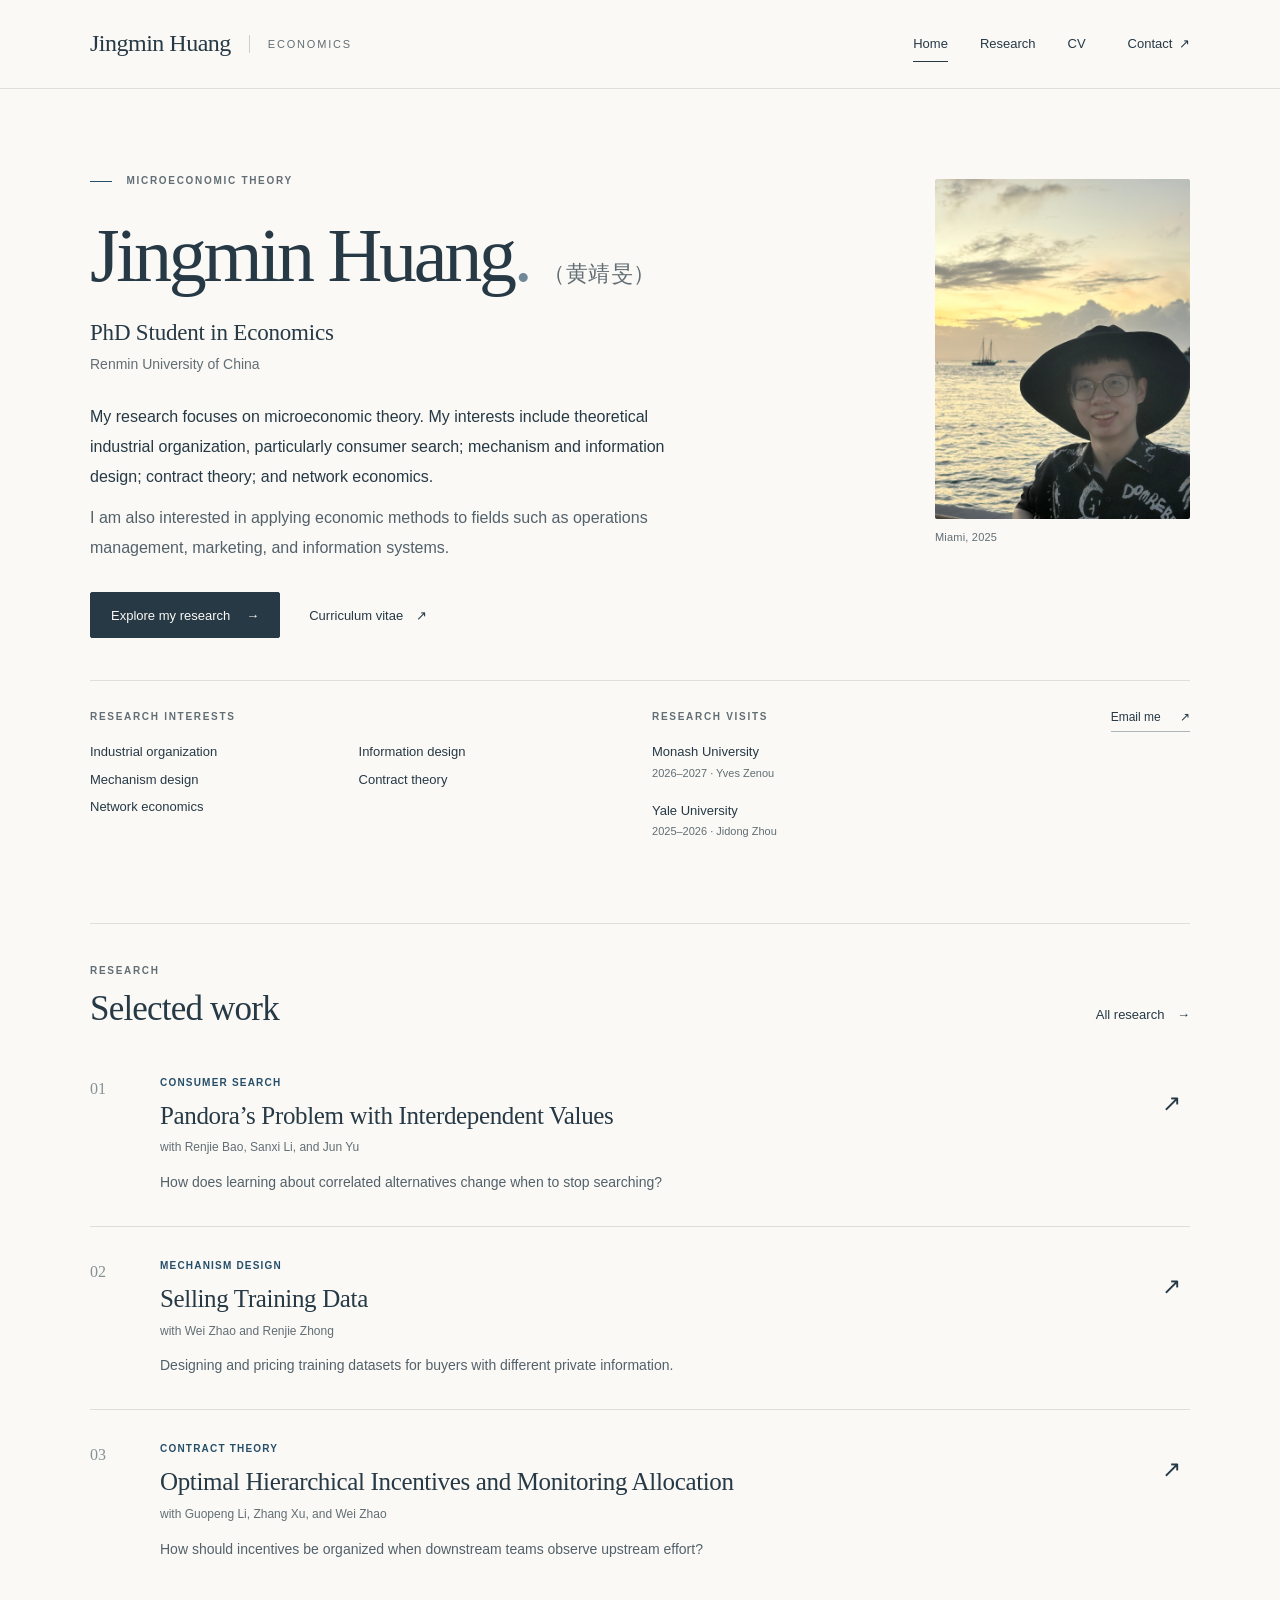
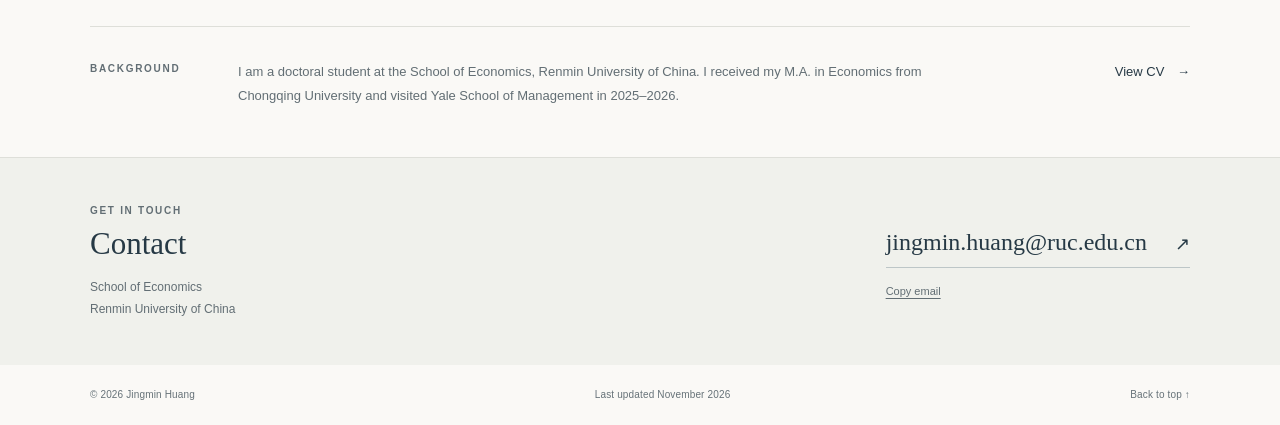
<file: index.html>
<!doctype html>
<html lang="en">
<head>
  <meta charset="utf-8">
  <meta name="viewport" content="width=device-width, initial-scale=1">
  <meta name="theme-color" content="#faf9f6">
  <meta name="description" content="Jingmin Huang is a PhD student in economics at Renmin University of China. Research in microeconomic theory and applications of economic methods to management.">
  <meta property="og:type" content="website">
  <meta property="og:title" content="Jingmin Huang | Economics">
  <meta property="og:description" content="Jingmin Huang is a PhD student in economics at Renmin University of China. Research in microeconomic theory and applications of economic methods to management.">
  <meta property="og:locale" content="en_US">
  <title>Jingmin Huang | Economics</title>
  <link rel="icon" href="favicon.svg" type="image/svg+xml">
  <link rel="stylesheet" href="style.css?v=20261103-name-small">
  <script src="site.js" defer></script>
  <script type="application/ld+json">{"@context": "https://schema.org", "@type": "Person", "name": "Jingmin Huang", "alternateName": "\u9ec4\u9756\u65fb", "jobTitle": "PhD Student in Economics", "email": "jingmin.huang@ruc.edu.cn", "affiliation": {"@type": "CollegeOrUniversity", "name": "Renmin University of China"}, "knowsAbout": ["Microeconomic Theory", "Industrial Organization", "Information Design", "Network Economics"]}</script>
</head>
<body>
  <a class="skip-link" href="#main">Skip to content</a>
  <header class="site-header">
    <div class="header-inner">
      <a class="brand" href="index.html" aria-label="Jingmin Huang, home">Jingmin Huang<span class="brand-field">Economics</span></a>
      <button class="menu-button" aria-expanded="false" aria-controls="primary-navigation"><span>Menu</span><span class="menu-icon" aria-hidden="true"></span></button>
      <nav id="primary-navigation" class="navigation" aria-label="Main navigation">
        <a href="index.html" aria-current="page">Home</a>
        <a href="research.html">Research</a>
        <a href="cv.html">CV</a>
        <a href="#contact">Contact <span aria-hidden="true">↗</span></a>
      </nav>
    </div>
  </header>
  <main id="main">
  <section class="hero hero-with-photo container" aria-labelledby="hero-title">
    <div class="hero-main">
      <div class="hero-heading">
      <p class="eyebrow"><span class="small-line" aria-hidden="true"></span> Microeconomic Theory</p>
      <h1 id="hero-title"><span class="name-english">Jingmin Huang<span class="name-period">.</span></span><span class="name-chinese" lang="zh-CN" style="display:inline-block;font-size:clamp(16px,2vw,22px);font-weight:400;line-height:1.4;letter-spacing:.02em;white-space:nowrap;color:#626e74">（黄靖旻）</span></h1>
      <p class="hero-role">PhD Student in Economics</p>
      <p class="hero-affiliation">Renmin University of China</p>
      </div>
      <div class="hero-bio"><p>My research focuses on microeconomic theory. My interests include theoretical industrial organization, particularly consumer search; mechanism and information design; contract theory; and network economics.</p><p>I am also interested in applying economic methods to fields such as operations management, marketing, and information systems.</p></div>
      <div class="hero-actions"><a class="button button-primary" href="research.html">Explore my research <span aria-hidden="true">→</span></a><a class="text-link" href="cv.html">Curriculum vitae <span aria-hidden="true">↗</span></a></div>
    </div>
    <figure class="hero-portrait">
      <img src="jingmin-huang-miami-2025.jpg" alt="Jingmin Huang by the water at sunset in Miami" width="1152" height="1536" decoding="async" fetchpriority="high">
      <figcaption>Miami, 2025</figcaption>
    </figure>
    <aside class="hero-aside" aria-label="Research interests and affiliations">
      <div class="aside-section"><p class="eyebrow">Research interests</p><ul class="interest-list"><li>Industrial organization</li><li>Information design</li><li>Mechanism design</li><li>Contract theory</li><li>Network economics</li></ul></div>
      <div class="aside-section"><p class="eyebrow">Research visits</p><div class="visit"><strong>Monash University</strong><span>2026–2027 · Yves Zenou</span></div><div class="visit"><strong>Yale University</strong><span>2025–2026 · Jidong Zhou</span></div></div>
      <a class="aside-link" href="mailto:jingmin.huang@ruc.edu.cn">Email me <span aria-hidden="true">↗</span></a>
    </aside>
  </section>
  <section class="selected-section container" aria-labelledby="selected-heading">
    <div class="section-heading"><div><p class="eyebrow">Research</p><h2 id="selected-heading">Selected work</h2></div><a class="text-link" href="research.html">All research <span aria-hidden="true">→</span></a></div>
    <div class="featured-list"><article class="featured-paper">
      <span class="paper-number" aria-hidden="true">01</span>
      <div><p class="paper-field">Consumer search</p><h3><a href="research.html#correlated-search">Pandora’s Problem with Interdependent Values</a></h3><p class="coauthors">with Renjie Bao, Sanxi Li, and Jun Yu</p><p class="paper-summary">How does learning about correlated alternatives change when to stop searching?</p></div>
      <a class="paper-arrow" href="research.html#correlated-search" aria-label="Read about Pandora’s Problem with Interdependent Values">↗</a>
    </article><article class="featured-paper">
      <span class="paper-number" aria-hidden="true">02</span>
      <div><p class="paper-field">Mechanism design</p><h3><a href="research.html#training-data">Selling Training Data</a></h3><p class="coauthors">with Wei Zhao and Renjie Zhong</p><p class="paper-summary">Designing and pricing training datasets for buyers with different private information.</p></div>
      <a class="paper-arrow" href="research.html#training-data" aria-label="Read about Selling Training Data">↗</a>
    </article><article class="featured-paper">
      <span class="paper-number" aria-hidden="true">03</span>
      <div><p class="paper-field">Contract theory</p><h3><a href="research.html#monitoring-allocation">Optimal Hierarchical Incentives and Monitoring Allocation</a></h3><p class="coauthors">with Guopeng Li, Zhang Xu, and Wei Zhao</p><p class="paper-summary">How should incentives be organized when downstream teams observe upstream effort?</p></div>
      <a class="paper-arrow" href="research.html#monitoring-allocation" aria-label="Read about Optimal Hierarchical Incentives and Monitoring Allocation">↗</a>
    </article></div>
  </section>
  <section class="about-strip container" aria-label="Academic background"><span class="eyebrow">Background</span><p>I am a doctoral student at the School of Economics, Renmin University of China. I received my M.A. in Economics from Chongqing University and visited Yale School of Management in 2025–2026.</p><a class="text-link" href="cv.html">View CV <span aria-hidden="true">→</span></a></section>
</main>
  <section id="contact" class="contact-section" aria-labelledby="contact-heading">
    <div class="container contact-inner">
      <div><p class="eyebrow">Get in touch</p><h2 id="contact-heading">Contact</h2><p>School of Economics<br>Renmin University of China</p></div>
      <div class="contact-email"><a href="mailto:jingmin.huang@ruc.edu.cn">jingmin.huang@ruc.edu.cn <span aria-hidden="true">↗</span></a><button class="copy-email" data-email="jingmin.huang@ruc.edu.cn" type="button">Copy email</button><span class="copy-status" role="status" aria-live="polite"></span></div>
    </div>
  </section>
  <footer class="site-footer container"><span>© 2026 Jingmin Huang</span><span>Last updated November 2026</span><a href="#main">Back to top ↑</a></footer>
</body>
</html>
</file>
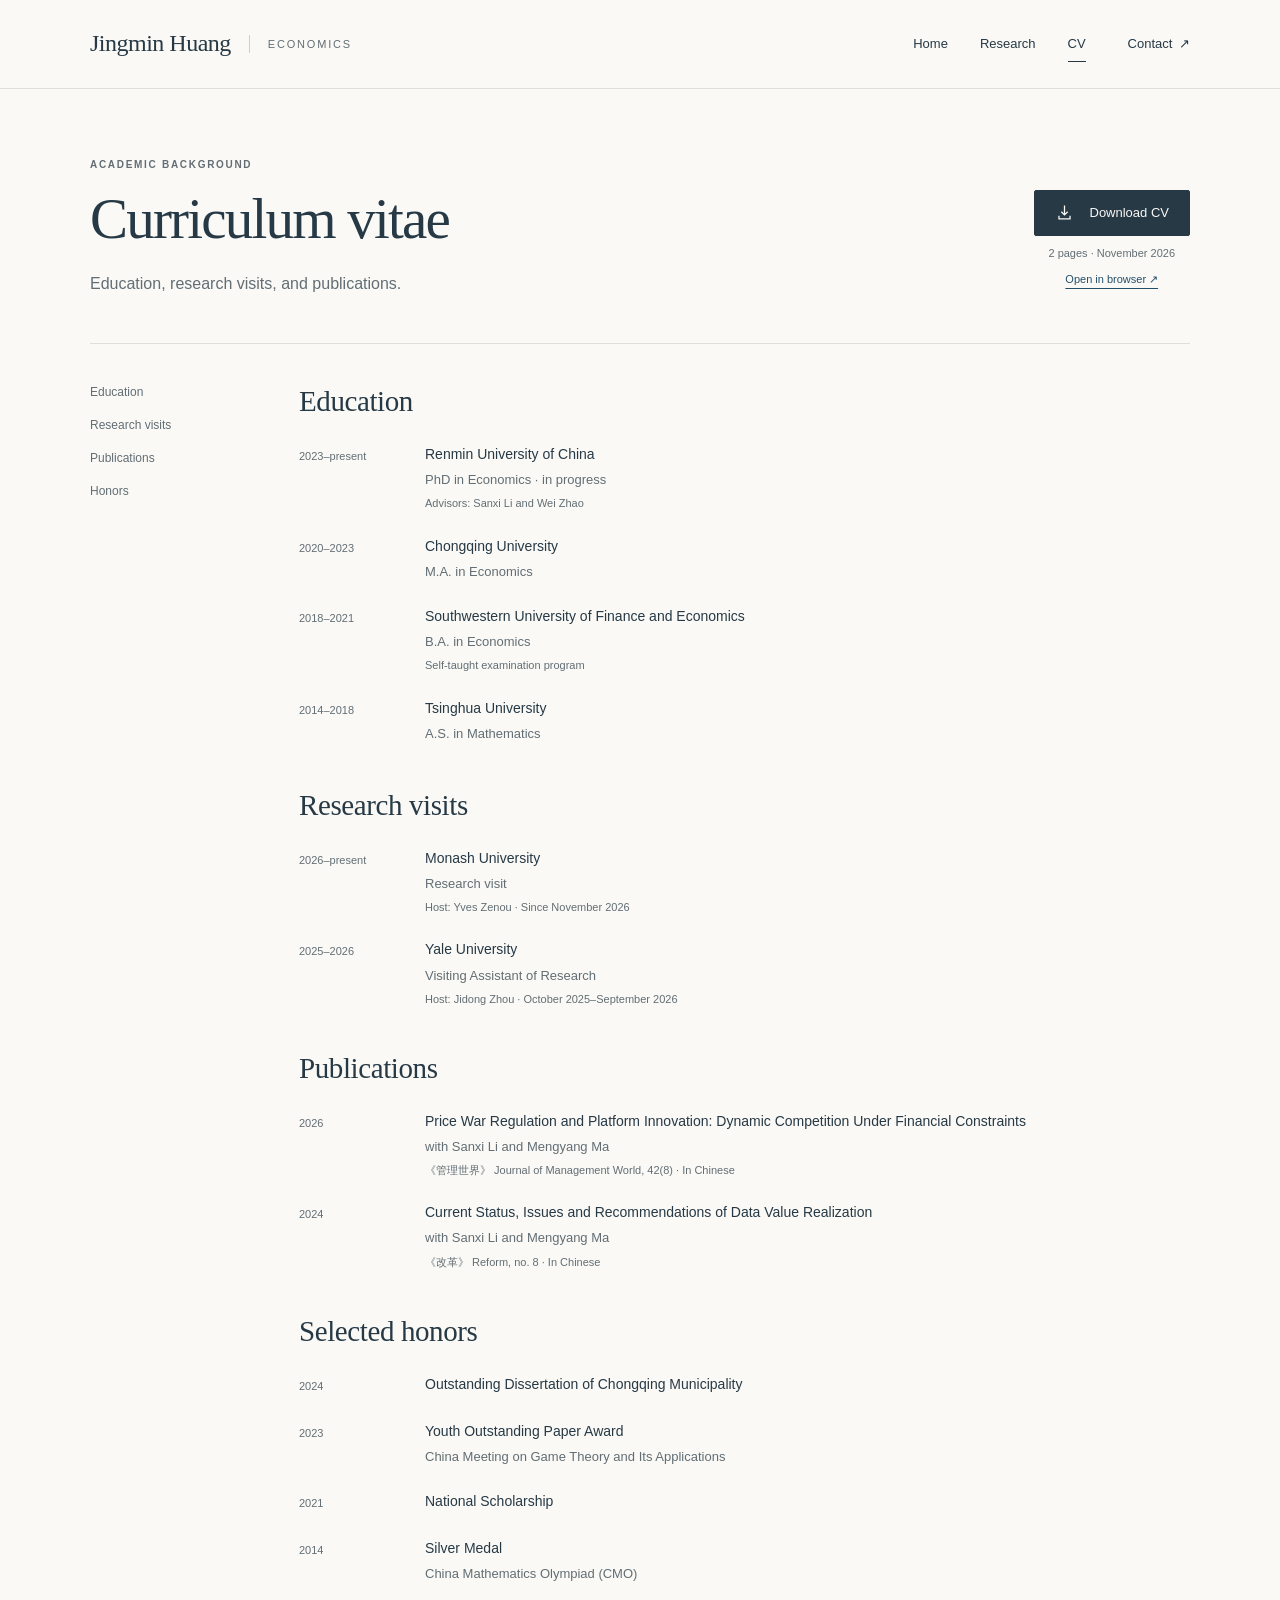
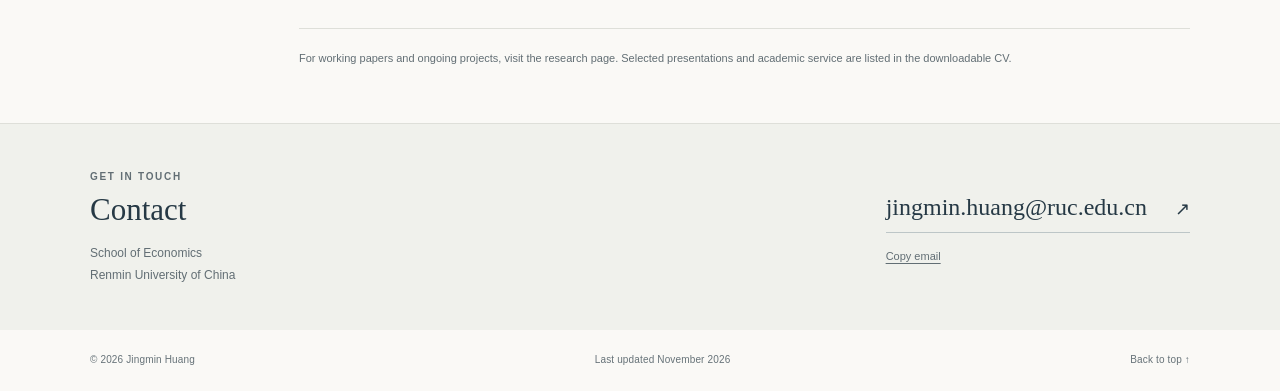
<file: cv.html>
<!doctype html>
<html lang="en">
<head>
  <meta charset="utf-8">
  <meta name="viewport" content="width=device-width, initial-scale=1">
  <meta name="theme-color" content="#faf9f6">
  <meta name="description" content="Education, research visits, publications, and a concise two-page CV of Jingmin Huang.">
  <meta property="og:type" content="website">
  <meta property="og:title" content="Curriculum Vitae | Jingmin Huang">
  <meta property="og:description" content="Education, research visits, publications, and a concise two-page CV of Jingmin Huang.">
  <meta property="og:locale" content="en_US">
  <title>Curriculum Vitae | Jingmin Huang</title>
  <link rel="icon" href="favicon.svg" type="image/svg+xml">
  <link rel="stylesheet" href="style.css?v=20261103-name-small">
  <script src="site.js" defer></script>
  <script type="application/ld+json">{"@context": "https://schema.org", "@type": "Person", "name": "Jingmin Huang", "alternateName": "\u9ec4\u9756\u65fb", "jobTitle": "PhD Student in Economics", "email": "jingmin.huang@ruc.edu.cn", "affiliation": {"@type": "CollegeOrUniversity", "name": "Renmin University of China"}, "knowsAbout": ["Microeconomic Theory", "Industrial Organization", "Information Design", "Network Economics"]}</script>
</head>
<body>
  <a class="skip-link" href="#main">Skip to content</a>
  <header class="site-header">
    <div class="header-inner">
      <a class="brand" href="index.html" aria-label="Jingmin Huang, home">Jingmin Huang<span class="brand-field">Economics</span></a>
      <button class="menu-button" aria-expanded="false" aria-controls="primary-navigation"><span>Menu</span><span class="menu-icon" aria-hidden="true"></span></button>
      <nav id="primary-navigation" class="navigation" aria-label="Main navigation">
        <a href="index.html">Home</a>
        <a href="research.html">Research</a>
        <a href="cv.html" aria-current="page">CV</a>
        <a href="#contact">Contact <span aria-hidden="true">↗</span></a>
      </nav>
    </div>
  </header>
  <main id="main">
  <section class="page-intro cv-intro container"><div><p class="eyebrow">Academic background</p><h1>Curriculum vitae</h1><p class="intro-description">Education, research visits, and publications.</p></div><div class="cv-download"><a class="button button-primary" href="Jingmin_Huang_CV.pdf" download="Jingmin_Huang_CV.pdf"><svg aria-hidden="true" viewBox="0 0 24 24" fill="none" stroke="currentColor" stroke-width="1.6"><path d="M12 3v12m-4-4 4 4 4-4M5 16v4h14v-4"/></svg> Download CV</a><span>2 pages · November 2026</span><a class="small-link" href="Jingmin_Huang_CV.pdf" target="_blank" rel="noopener">Open in browser ↗</a></div></section>
  <div class="cv-layout container">
    <nav class="cv-toc" aria-label="CV sections"><a href="#education">Education</a><a href="#visits">Research visits</a><a href="#publications">Publications</a><a href="#honors">Honors</a></nav>
    <div class="cv-body">
      <section id="education" class="cv-section"><h2>Education</h2><div class="timeline-row"><span class="timeline-date">2023–present</span><div><h3>Renmin University of China</h3><p>PhD in Economics · in progress</p><span class="timeline-note">Advisors: Sanxi Li and Wei Zhao</span></div></div><div class="timeline-row"><span class="timeline-date">2020–2023</span><div><h3>Chongqing University</h3><p>M.A. in Economics</p></div></div><div class="timeline-row"><span class="timeline-date">2018–2021</span><div><h3>Southwestern University of Finance and Economics</h3><p>B.A. in Economics</p><span class="timeline-note">Self-taught examination program</span></div></div><div class="timeline-row"><span class="timeline-date">2014–2018</span><div><h3>Tsinghua University</h3><p>A.S. in Mathematics</p></div></div></section>
      <section id="visits" class="cv-section"><h2>Research visits</h2><div class="timeline-row"><span class="timeline-date">2026–present</span><div><h3>Monash University</h3><p>Research visit</p><span class="timeline-note">Host: Yves Zenou · Since November 2026</span></div></div><div class="timeline-row"><span class="timeline-date">2025–2026</span><div><h3>Yale University</h3><p>Visiting Assistant of Research</p><span class="timeline-note">Host: Jidong Zhou · October 2025–September 2026</span></div></div></section>
      <section id="publications" class="cv-section"><h2>Publications</h2><div class="timeline-row"><span class="timeline-date">2026</span><div><h3>Price War Regulation and Platform Innovation: Dynamic Competition Under Financial Constraints</h3><p>with Sanxi Li and Mengyang Ma</p><span class="timeline-note"><span lang="zh-CN">《管理世界》</span> Journal of Management World, 42(8) · In Chinese</span></div></div><div class="timeline-row"><span class="timeline-date">2024</span><div><h3>Current Status, Issues and Recommendations of Data Value Realization</h3><p>with Sanxi Li and Mengyang Ma</p><span class="timeline-note"><span lang="zh-CN">《改革》</span> Reform, no. 8 · In Chinese</span></div></div></section>
      <section id="honors" class="cv-section"><h2>Selected honors</h2><div class="timeline-row"><span class="timeline-date">2024</span><div><h3>Outstanding Dissertation of Chongqing Municipality</h3><p></p></div></div><div class="timeline-row"><span class="timeline-date">2023</span><div><h3>Youth Outstanding Paper Award</h3><p>China Meeting on Game Theory and Its Applications</p></div></div><div class="timeline-row"><span class="timeline-date">2021</span><div><h3>National Scholarship</h3><p></p></div></div><div class="timeline-row"><span class="timeline-date">2014</span><div><h3>Silver Medal</h3><p>China Mathematics Olympiad (CMO)</p></div></div></section>
      <p class="cv-version-note">For working papers and ongoing projects, visit the <a href="research.html">research page</a>. Selected presentations and academic service are listed in the downloadable CV.</p>
    </div>
  </div>
</main>
  <section id="contact" class="contact-section" aria-labelledby="contact-heading">
    <div class="container contact-inner">
      <div><p class="eyebrow">Get in touch</p><h2 id="contact-heading">Contact</h2><p>School of Economics<br>Renmin University of China</p></div>
      <div class="contact-email"><a href="mailto:jingmin.huang@ruc.edu.cn">jingmin.huang@ruc.edu.cn <span aria-hidden="true">↗</span></a><button class="copy-email" data-email="jingmin.huang@ruc.edu.cn" type="button">Copy email</button><span class="copy-status" role="status" aria-live="polite"></span></div>
    </div>
  </section>
  <footer class="site-footer container"><span>© 2026 Jingmin Huang</span><span>Last updated November 2026</span><a href="#main">Back to top ↑</a></footer>
</body>
</html>
</file>
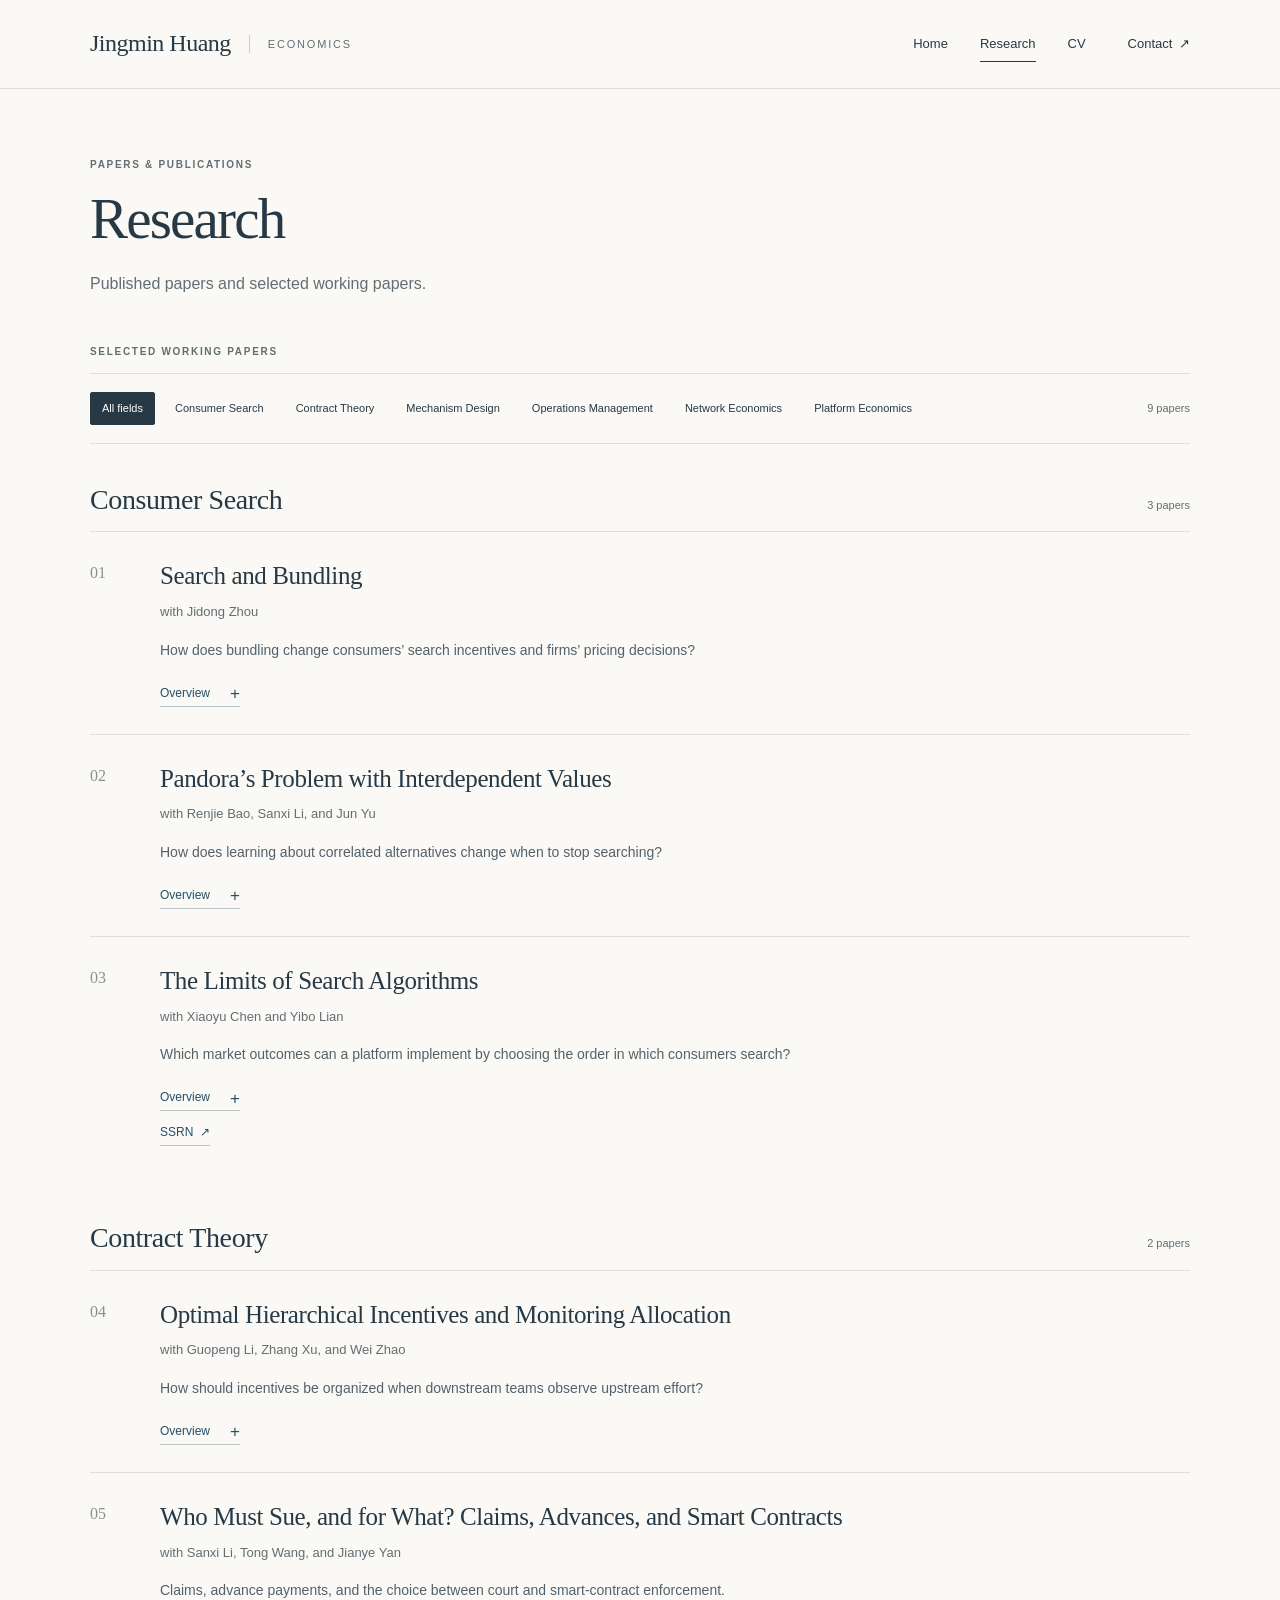
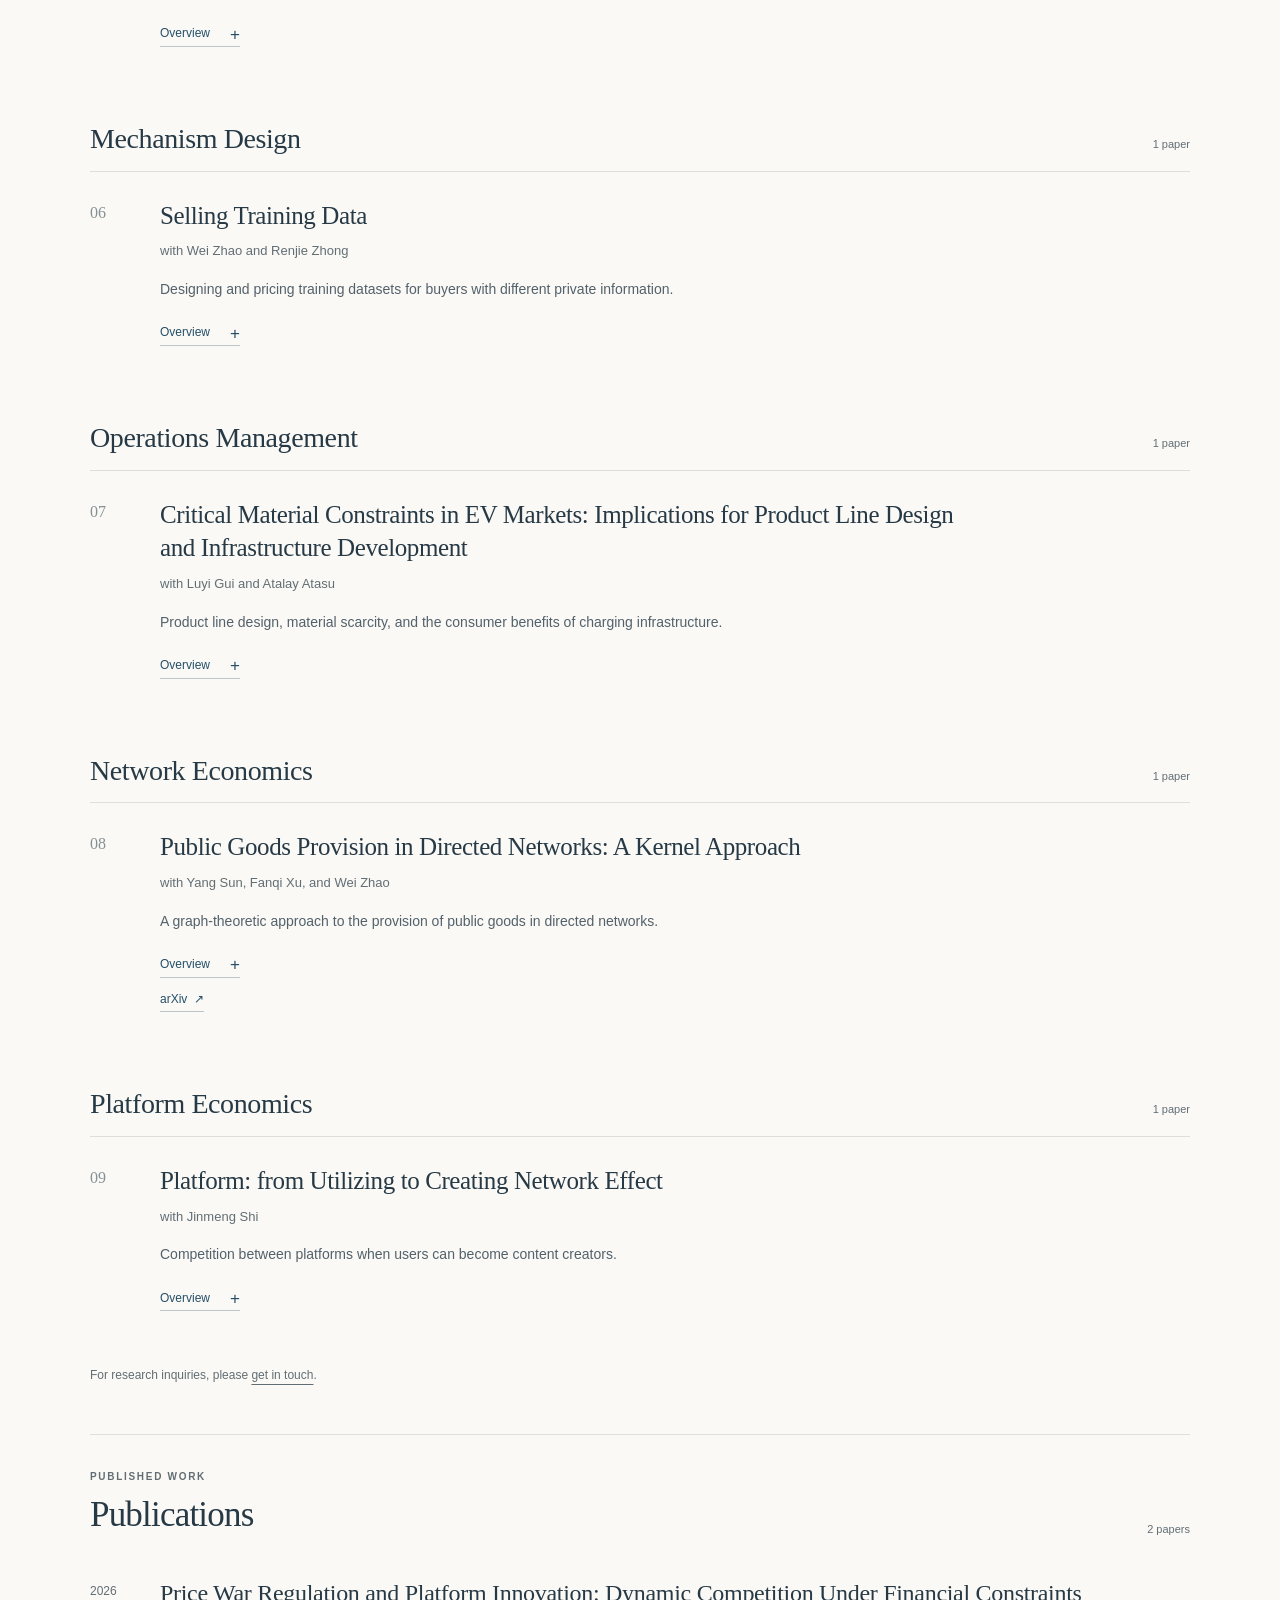
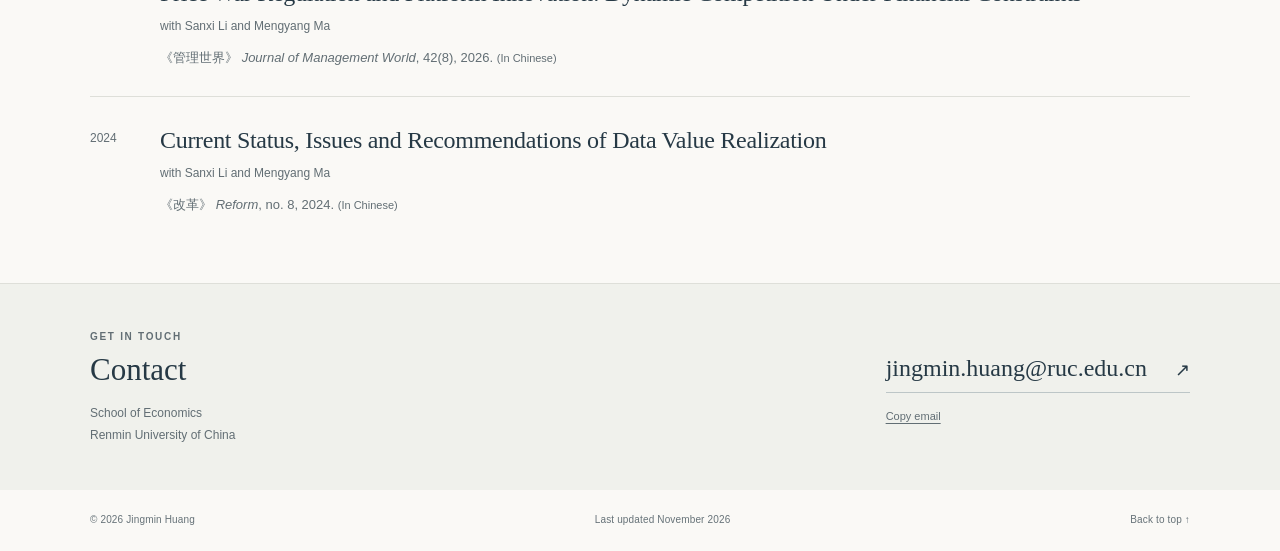
<file: research.html>
<!doctype html>
<html lang="en">
<head>
  <meta charset="utf-8">
  <meta name="viewport" content="width=device-width, initial-scale=1">
  <meta name="theme-color" content="#faf9f6">
  <meta name="description" content="Selected research by Jingmin Huang on consumer search, bundling, product design, information, incentives, and networks.">
  <meta property="og:type" content="website">
  <meta property="og:title" content="Research | Jingmin Huang">
  <meta property="og:description" content="Selected research by Jingmin Huang on consumer search, bundling, product design, information, incentives, and networks.">
  <meta property="og:locale" content="en_US">
  <title>Research | Jingmin Huang</title>
  <link rel="icon" href="favicon.svg" type="image/svg+xml">
  <link rel="stylesheet" href="style.css?v=20261103-name-small">
  <script src="site.js" defer></script>
  <script type="application/ld+json">{"@context": "https://schema.org", "@type": "Person", "name": "Jingmin Huang", "alternateName": "\u9ec4\u9756\u65fb", "jobTitle": "PhD Student in Economics", "email": "jingmin.huang@ruc.edu.cn", "affiliation": {"@type": "CollegeOrUniversity", "name": "Renmin University of China"}, "knowsAbout": ["Microeconomic Theory", "Industrial Organization", "Information Design", "Network Economics"]}</script>
</head>
<body>
  <a class="skip-link" href="#main">Skip to content</a>
  <header class="site-header">
    <div class="header-inner">
      <a class="brand" href="index.html" aria-label="Jingmin Huang, home">Jingmin Huang<span class="brand-field">Economics</span></a>
      <button class="menu-button" aria-expanded="false" aria-controls="primary-navigation"><span>Menu</span><span class="menu-icon" aria-hidden="true"></span></button>
      <nav id="primary-navigation" class="navigation" aria-label="Main navigation">
        <a href="index.html">Home</a>
        <a href="research.html" aria-current="page">Research</a>
        <a href="cv.html">CV</a>
        <a href="#contact">Contact <span aria-hidden="true">↗</span></a>
      </nav>
    </div>
  </header>
  <main id="main">
  <section class="page-intro container"><p class="eyebrow">Papers &amp; publications</p><h1>Research</h1><p class="intro-description">Published papers and selected working papers.</p></section>
  <section class="research-section container" aria-label="Research papers">
    <p class="eyebrow working-papers-label">Selected Working Papers</p>
    <div class="research-toolbar"><div class="filters" role="group" aria-label="Filter research by field"><button class="filter is-active" data-filter="all" aria-pressed="true">All fields</button><button class="filter" data-filter="search" aria-pressed="false">Consumer Search</button><button class="filter" data-filter="contract" aria-pressed="false">Contract Theory</button><button class="filter" data-filter="mechanism" aria-pressed="false">Mechanism Design</button><button class="filter" data-filter="operations" aria-pressed="false">Operations Management</button><button class="filter" data-filter="networks" aria-pressed="false">Network Economics</button><button class="filter" data-filter="platform" aria-pressed="false">Platform Economics</button></div><span class="results-count" role="status" aria-live="polite">9 papers</span></div>
    <section class="research-group" data-group="search" aria-labelledby="field-search">
          <div class="research-group-heading"><h2 id="field-search">Consumer Search</h2><span>3 papers</span></div>
          <div class="research-list"><article class="research-paper" id="search-and-bundling" data-category="search">
      <div class="research-number" aria-hidden="true">01</div>
      <div class="research-content"><h3>Search and Bundling</h3><p class="coauthors">with Jidong Zhou</p><p class="paper-summary">How does bundling change consumers’ search incentives and firms’ pricing decisions?</p>
        <details><summary>Overview <span aria-hidden="true" class="details-icon">+</span></summary><div class="abstract"><p>We study bundling in multiproduct search markets, comparing separate sales with pure bundling. The analysis examines how restricting consumers’ ability to mix and match products across firms changes the incentive to continue searching, the allocation of demand, and firms’ pricing incentives.</p></div></details>

      </div>
    </article><article class="research-paper" id="correlated-search" data-category="search">
      <div class="research-number" aria-hidden="true">02</div>
      <div class="research-content"><h3>Pandora’s Problem with Interdependent Values</h3><p class="coauthors">with Renjie Bao, Sanxi Li, and Jun Yu</p><p class="paper-summary">How does learning about correlated alternatives change when to stop searching?</p>
        <details><summary>Overview <span aria-hidden="true" class="details-icon">+</span></summary><div class="abstract"><p>We study sequential search when observing one option changes beliefs about the alternatives that remain. Under suitable conditions on positive dependence and learning, optimal search follows an interval rule: both sufficiently low and sufficiently high observations can induce stopping. We characterize this rule, its response to search costs, and how it evolves as beliefs are updated.</p></div></details>

      </div>
    </article><article class="research-paper" id="search-algorithms" data-category="search">
      <div class="research-number" aria-hidden="true">03</div>
      <div class="research-content"><h3>The Limits of Search Algorithms</h3><p class="coauthors">with Xiaoyu Chen and Yibo Lian</p><p class="paper-summary">Which market outcomes can a platform implement by choosing the order in which consumers search?</p>
        <details><summary>Overview <span aria-hidden="true" class="details-icon">+</span></summary><div class="abstract"><p>A platform commits to a search algorithm that maps prices to a search order. Sellers then set prices and consumers search sequentially. We characterize the prices that search algorithms can implement and study how seller-optimal, consumer-optimal, and socially optimal algorithms differ.</p></div></details>
<p class="paper-links"><a href="https://papers.ssrn.com/sol3/papers.cfm?abstract_id=5166527" target="_blank" rel="noopener">SSRN <span aria-hidden="true">↗</span></a></p>
      </div>
    </article></div>
        </section><section class="research-group" data-group="contract" aria-labelledby="field-contract">
          <div class="research-group-heading"><h2 id="field-contract">Contract Theory</h2><span>2 papers</span></div>
          <div class="research-list"><article class="research-paper" id="monitoring-allocation" data-category="contract">
      <div class="research-number" aria-hidden="true">04</div>
      <div class="research-content"><h3>Optimal Hierarchical Incentives and Monitoring Allocation</h3><p class="coauthors">with Guopeng Li, Zhang Xu, and Wei Zhao</p><p class="paper-summary">How should incentives be organized when downstream teams observe upstream effort?</p>
        <details><summary>Overview <span aria-hidden="true" class="details-icon">+</span></summary><div class="abstract"><p>We study a project carried out by two teams in sequence. Downstream agents observe upstream effort, while the principal observes only project success. The problem is to design success-contingent wages that induce full effort at minimum cost. Monitoring allocations summarize the downstream responses induced by a contract and provide a way to characterize optimal incentives.</p></div></details>

      </div>
    </article><article class="research-paper" id="smart-contracts" data-category="contract">
      <div class="research-number" aria-hidden="true">05</div>
      <div class="research-content"><h3>Who Must Sue, and for What? Claims, Advances, and Smart Contracts</h3><p class="coauthors">with Sanxi Li, Tong Wang, and Jianye Yan</p><p class="paper-summary">Claims, advance payments, and the choice between court and smart-contract enforcement.</p>
        <details><summary>Overview <span aria-hidden="true" class="details-icon">+</span></summary><div class="abstract"><p>This project studies how legal claims and advance payments shape contractual incentives. It compares traditional court enforcement with automatic smart-contract enforcement, focusing on commitment, flexibility, and the hold-up problem.</p></div></details>

      </div>
    </article></div>
        </section><section class="research-group" data-group="mechanism" aria-labelledby="field-mechanism">
          <div class="research-group-heading"><h2 id="field-mechanism">Mechanism Design</h2><span>1 paper</span></div>
          <div class="research-list"><article class="research-paper" id="training-data" data-category="mechanism">
      <div class="research-number" aria-hidden="true">06</div>
      <div class="research-content"><h3>Selling Training Data</h3><p class="coauthors">with Wei Zhao and Renjie Zhong</p><p class="paper-summary">Designing and pricing training datasets for buyers with different private information.</p>
        <details><summary>Overview <span aria-hidden="true" class="details-icon">+</span></summary><div class="abstract"><p>A monopolistic seller designs menus of supplemental training data for buyers who possess different private datasets. We study how horizontal and vertical differences in information interact with obedience and incentive constraints, and how these forces shape the structure of the seller’s optimal menu.</p></div></details>

      </div>
    </article></div>
        </section><section class="research-group" data-group="operations" aria-labelledby="field-operations">
          <div class="research-group-heading"><h2 id="field-operations">Operations Management</h2><span>1 paper</span></div>
          <div class="research-list"><article class="research-paper" id="critical-materials" data-category="operations">
      <div class="research-number" aria-hidden="true">07</div>
      <div class="research-content"><h3>Critical Material Constraints in EV Markets: Implications for Product Line Design and Infrastructure Development</h3><p class="coauthors">with Luyi Gui and Atalay Atasu</p><p class="paper-summary">Product line design, material scarcity, and the consumer benefits of charging infrastructure.</p>
        <details><summary>Overview <span aria-hidden="true" class="details-icon">+</span></summary><div class="abstract"><p>We examine how critical material constraints shape electric vehicle manufacturers’ product design and pricing. Scarcity creates a trade-off between vehicle quality and sales. The analysis connects the consumer welfare effects of material availability and charging infrastructure to firms’ endogenous product line choices.</p></div></details>

      </div>
    </article></div>
        </section><section class="research-group" data-group="networks" aria-labelledby="field-networks">
          <div class="research-group-heading"><h2 id="field-networks">Network Economics</h2><span>1 paper</span></div>
          <div class="research-list"><article class="research-paper" id="public-goods" data-category="networks">
      <div class="research-number" aria-hidden="true">08</div>
      <div class="research-content"><h3>Public Goods Provision in Directed Networks: A Kernel Approach</h3><p class="coauthors">with Yang Sun, Fanqi Xu, and Wei Zhao</p><p class="paper-summary">A graph-theoretic approach to the provision of public goods in directed networks.</p>
        <details><summary>Overview <span aria-hidden="true" class="details-icon">+</span></summary><div class="abstract"><p>We investigate decentralized public goods provision in directed networks. The analysis relates specialized equilibria to graph-theoretic kernels and uses this connection to study equilibrium existence, uniqueness, network reciprocity, and stability.</p></div></details>
<p class="paper-links"><a href="https://arxiv.org/abs/2512.23193" target="_blank" rel="noopener">arXiv <span aria-hidden="true">↗</span></a></p>
      </div>
    </article></div>
        </section><section class="research-group" data-group="platform" aria-labelledby="field-platform">
          <div class="research-group-heading"><h2 id="field-platform">Platform Economics</h2><span>1 paper</span></div>
          <div class="research-list"><article class="research-paper" id="platform-conversion" data-category="platform">
      <div class="research-number" aria-hidden="true">09</div>
      <div class="research-content"><h3>Platform: from Utilizing to Creating Network Effect</h3><p class="coauthors">with Jinmeng Shi</p><p class="paper-summary">Competition between platforms when users can become content creators.</p>
        <details><summary>Overview <span aria-hidden="true" class="details-icon">+</span></summary><div class="abstract"><p>We develop a model of two-sided platform competition in which users can endogenously become producers. The analysis studies how platforms’ pricing and subsidy decisions influence creator conversion and how equilibrium conversion compares with the social optimum.</p></div></details>

      </div>
    </article></div>
        </section>
    <p class="research-note">For research inquiries, please <a href="mailto:jingmin.huang@ruc.edu.cn">get in touch</a>.</p>
  </section>
  <section id="publications" class="research-publications container" aria-labelledby="publications-heading">
    <div class="section-heading"><div><p class="eyebrow">Published work</p><h2 id="publications-heading">Publications</h2></div><span class="publication-count">2 papers</span></div>
    <div class="publication-list"><article class="publication-entry">
      <span class="publication-year">2026</span>
      <div><h3>Price War Regulation and Platform Innovation: Dynamic Competition Under Financial Constraints</h3><p class="coauthors">with Sanxi Li and Mengyang Ma</p>
        <p class="publication-venue"><span lang="zh-CN">《管理世界》</span> <em>Journal of Management World</em>, 42(8), 2026. <span>(In Chinese)</span></p></div>
    </article><article class="publication-entry">
      <span class="publication-year">2024</span>
      <div><h3>Current Status, Issues and Recommendations of Data Value Realization</h3><p class="coauthors">with Sanxi Li and Mengyang Ma</p>
        <p class="publication-venue"><span lang="zh-CN">《改革》</span> <em>Reform</em>, no. 8, 2024. <span>(In Chinese)</span></p></div>
    </article></div>
  </section>
</main>
  <section id="contact" class="contact-section" aria-labelledby="contact-heading">
    <div class="container contact-inner">
      <div><p class="eyebrow">Get in touch</p><h2 id="contact-heading">Contact</h2><p>School of Economics<br>Renmin University of China</p></div>
      <div class="contact-email"><a href="mailto:jingmin.huang@ruc.edu.cn">jingmin.huang@ruc.edu.cn <span aria-hidden="true">↗</span></a><button class="copy-email" data-email="jingmin.huang@ruc.edu.cn" type="button">Copy email</button><span class="copy-status" role="status" aria-live="polite"></span></div>
    </div>
  </section>
  <footer class="site-footer container"><span>© 2026 Jingmin Huang</span><span>Last updated November 2026</span><a href="#main">Back to top ↑</a></footer>
</body>
</html>
</file>
<file: style.css>
:root{--paper:#faf9f6;--white:#fff;--ink:#263945;--blue:#254f69;--muted:#626e74;--line:#dedfd9;--soft:#eeefe9;--serif:Georgia,'Times New Roman',serif;--sans:-apple-system,BlinkMacSystemFont,'Segoe UI',Arial,sans-serif}
*{box-sizing:border-box}
html{scroll-behavior:smooth;scroll-padding-top:108px}
body{margin:0;background:var(--paper);color:var(--ink);font-family:var(--sans);font-size:16px;line-height:1.65;-webkit-font-smoothing:antialiased}
a{color:inherit;text-decoration:none;text-underline-offset:5px}
a:hover{color:var(--blue)}
button{font:inherit;cursor:pointer}
button,a{-webkit-tap-highlight-color:transparent}
:focus-visible{outline:2px solid var(--blue);outline-offset:5px}
h1,h2,h3,p{margin:0}
h1,h2,h3{font-family:var(--serif);font-weight:400}
button{color:var(--ink)}
::selection{background:#d8e3e9}
.container{width:min(1100px,calc(100% - 104px));margin-inline:auto}
.skip-link{position:fixed;left:20px;top:-70px;background:var(--ink);color:white;padding:12px 20px;z-index:20}
.skip-link:focus{top:12px}
.site-header{border-bottom:1px solid var(--line);background:rgba(250,249,246,.97);position:sticky;top:0;z-index:10}
.header-inner{width:min(1100px,calc(100% - 104px));margin:auto;min-height:88px;display:flex;align-items:center;justify-content:space-between;gap:32px}
.brand{font-family:var(--serif);font-size:24px;letter-spacing:-.5px;display:flex;align-items:center;gap:18px;white-space:nowrap}
.brand-field{border-left:1px solid #cbd0cc;padding-left:18px;color:var(--muted);font-family:var(--sans);font-size:11px;letter-spacing:1.8px;text-transform:uppercase}
.navigation{display:flex;align-items:center;gap:32px;font-size:13px}
.navigation a{padding:7px 0;border-bottom:1px solid transparent}
.navigation a[aria-current=page]{border-color:var(--ink)}
.navigation a:hover{border-color:var(--blue)}
.navigation a:last-child{margin-left:10px}
.navigation a span{margin-left:3px}
.menu-button{display:none}
.eyebrow{font-size:10px;letter-spacing:1.7px;font-weight:600;text-transform:uppercase;color:var(--muted);line-height:1.7}
.small-line{display:inline-block;width:22px;height:1px;background:var(--blue);margin-right:10px;vertical-align:middle}
.hero{display:grid;grid-template-columns:minmax(0,1fr) 255px;gap:84px;padding-top:83px;padding-bottom:81px}
.hero h1{display:flex;flex-wrap:wrap;align-items:baseline;column-gap:14px;row-gap:5px;font-size:76px;letter-spacing:-3.3px;line-height:1.15;margin-top:23px;margin-bottom:15px}
.name-english{white-space:nowrap}
.name-chinese{display:inline-block;font-family:'Noto Serif CJK SC','Songti SC','STSong','SimSun',serif;font-size:clamp(16px,2vw,22px);font-weight:400;line-height:1.4;letter-spacing:.02em;white-space:nowrap;color:var(--muted)}
.name-period{color:#708998}
.hero-role{font-family:var(--serif);font-size:23px;letter-spacing:-.2px}
.hero-affiliation{font-size:14px;color:var(--muted);margin-top:1px}
.hero-bio{margin-top:26px;max-width:620px;font-size:16px;line-height:1.85}
.hero-bio p+p{margin-top:12px;color:#53616a}
.hero-actions{display:flex;align-items:center;gap:29px;margin-top:30px}
.hero-with-photo{row-gap:42px}
.hero-portrait{margin:7px 0 0;align-self:start}
.hero-portrait img{display:block;width:100%;height:auto;border-radius:2px}
.hero-portrait figcaption{font-size:11px;color:var(--muted);margin-top:9px;letter-spacing:.2px}
.hero-with-photo .hero-aside{grid-column:1/-1;border-left:0;border-top:1px solid var(--line);padding:27px 0 0;margin:0;display:grid;grid-template-columns:minmax(0,1.25fr) minmax(0,1fr) auto;gap:45px}
.hero-with-photo .aside-section+.aside-section{border:0;padding:0;margin:0}
.hero-with-photo .interest-list{display:grid;grid-template-columns:1fr 1fr;column-gap:20px}
.hero-with-photo .interest-list li+li{margin-top:0}
.hero-with-photo .aside-link{align-self:start;margin-top:0}
.button{display:inline-flex;align-items:center;justify-content:center;gap:16px;padding:12px 20px;min-height:46px;font-size:13px;line-height:1.5;border:1px solid var(--ink);border-radius:2px;transition:background .18s,color .18s}
.button-primary{background:var(--ink);color:var(--paper)}
.button-primary:hover{background:var(--blue);color:white;border-color:var(--blue)}
.button svg{width:19px;height:19px}
.text-link{font-size:13px;white-space:nowrap}
.text-link span{margin-left:9px;display:inline-block;transition:transform .16s}
.text-link:hover{text-decoration:underline}
.text-link:hover span{transform:translateX(3px)}
.hero-aside{border-left:1px solid var(--line);padding-left:28px;margin-top:7px;align-self:stretch}
.aside-section+.aside-section{border-top:1px solid var(--line);padding-top:23px;margin-top:25px}
.interest-list{list-style:none;padding:0;margin:13px 0 0;font-size:13px;line-height:2.1}
.interest-list li+li{margin-top:2px}
.visit{margin-top:15px;font-size:12px;line-height:1.8}
.visit strong{display:block;font-weight:500;font-size:13px}
.visit span{display:block;color:var(--muted);font-size:11px}
.aside-link{font-size:12px;display:inline-block;margin-top:23px;border-bottom:1px solid #acb7bc;padding-bottom:3px}
.aside-link span{margin-left:16px}
.selected-section{border-top:1px solid var(--line);padding-top:38px;padding-bottom:13px}
.section-heading{display:flex;align-items:flex-end;justify-content:space-between;gap:24px;margin-bottom:12px}
.section-heading h2{font-size:35px;letter-spacing:-.8px;line-height:1.35;margin-top:6px}
.section-heading .text-link{padding-bottom:7px}
.featured-paper{display:grid;grid-template-columns:45px minmax(0,1fr) 28px;gap:25px;padding:31px 0;border-bottom:1px solid var(--line)}
.featured-paper:last-child{border-bottom:0}
.paper-number,.research-number{font-family:var(--serif);font-size:16px;color:#859194;padding-top:1px}
.paper-field{font-size:10px;color:var(--blue);letter-spacing:1.2px;text-transform:uppercase;font-weight:600;margin-bottom:7px}
.featured-paper h3{font-size:25px;line-height:1.35;letter-spacing:-.35px;max-width:780px}
.featured-paper h3 a:hover{text-decoration:underline;text-decoration-thickness:1px}
.coauthors{font-size:12px;color:var(--muted);margin-top:6px}
.paper-summary{font-size:14px;color:#53616a;margin-top:12px;line-height:1.8}
.paper-arrow{font-size:23px;align-self:start;padding:10px 0;transition:transform .16s}
.paper-arrow:hover{transform:translate(2px,-2px)}
.about-strip{display:grid;grid-template-columns:115px 1fr auto;gap:33px;border-top:1px solid var(--line);padding:33px 0 48px;margin-top:20px;align-items:start}
.about-strip p{font-size:13px;color:var(--muted);line-height:1.9;max-width:730px}
.about-strip .text-link{padding-top:1px}
.contact-section{background:#f0f1ec;border-top:1px solid var(--line)}
.contact-inner{display:flex;justify-content:space-between;align-items:center;gap:40px;padding-block:44px}
.contact-inner h2{font-size:31px;margin-top:5px;line-height:1.3}
.contact-inner p:not(.eyebrow){color:var(--muted);font-size:12px;margin-top:13px;line-height:1.8}
.contact-email{display:flex;flex-direction:column;align-items:flex-start;position:relative}
.contact-email>a{font-family:var(--serif);font-size:24px;border-bottom:1px solid #bdc6c7;padding-bottom:4px}
.contact-email>a span{margin-left:22px;font-family:var(--sans);font-size:18px}
.copy-email{border:0;background:transparent;padding:6px 0 0;margin-top:8px;font-size:11px;color:var(--muted);text-decoration:underline;text-underline-offset:3px}
.copy-status{font-size:11px;position:absolute;bottom:-21px;color:var(--blue)}
.site-footer{display:flex;align-items:center;justify-content:space-between;gap:20px;padding-block:22px;font-size:10px;color:#667278;letter-spacing:.15px}
.site-footer a:hover{text-decoration:underline}
.page-intro{padding-top:67px;padding-bottom:44px}
.page-intro h1{font-size:57px;line-height:1.2;letter-spacing:-1.8px;margin-top:12px}
.intro-description{font-size:16px;color:var(--muted);line-height:1.8;margin-top:17px;max-width:650px}
.research-toolbar{display:flex;align-items:center;justify-content:space-between;gap:18px;border-top:1px solid var(--line);border-bottom:1px solid var(--line);padding:18px 0}
.filters{display:none;flex-wrap:wrap;gap:8px}
.js .filters{display:flex}
.filter{font-size:11px;background:transparent;border:1px solid transparent;padding:7px 11px;border-radius:2px;line-height:1.5}
.filter:hover{background:#eeefe9}
.filter.is-active{background:var(--ink);border-color:var(--ink);color:white}
.results-count{font-size:11px;color:var(--muted);white-space:nowrap}
.research-paper{display:grid;grid-template-columns:45px minmax(0,1fr);gap:25px;padding:35px 0 32px;border-bottom:1px solid var(--line);scroll-margin-top:110px}
.research-paper[hidden]{display:none}
.research-content{max-width:900px}
.research-content h3{font-size:28px;line-height:1.35;letter-spacing:-.4px;max-width:830px}
.paper-subtitle{font-family:var(--serif);font-size:20px;line-height:1.5;color:#53616a;margin-top:2px}
.research-content .coauthors{font-size:13px;margin-top:8px}
.research-content .paper-summary{margin-top:15px;font-size:14px}
.paper-links{margin-top:12px;font-size:12px;color:var(--blue)}
.paper-links a{display:inline-flex;align-items:center;gap:7px;border-bottom:1px solid #bac6cc;padding-bottom:2px}
.paper-links a:hover{border-bottom-color:var(--blue)}
details{margin-top:16px}
summary{display:inline-flex;align-items:center;gap:20px;cursor:pointer;list-style:none;font-size:12px;color:var(--blue);user-select:none;border-bottom:1px solid #bac6cc;padding-bottom:2px}
summary::-webkit-details-marker{display:none}
.details-icon{font-size:17px;line-height:1;transition:transform .15s;display:inline-block}
details[open] .details-icon{transform:rotate(45deg)}
.abstract{font-size:14px;color:#53616a;line-height:1.9;margin-top:15px;border-left:2px solid #b9c9d2;padding-left:19px;max-width:800px}
.research-note{font-size:12px;color:var(--muted);margin:28px 0 48px}
.research-note a{text-decoration:underline}
.cv-intro{display:flex;justify-content:space-between;align-items:center;gap:32px}
.cv-download{display:flex;flex-direction:column;align-items:center;gap:8px;padding-top:23px}
.cv-download>span{font-size:11px;color:var(--muted)}
.small-link{font-size:11px;text-decoration:underline;color:var(--blue)}
.cv-layout{display:grid;grid-template-columns:155px minmax(0,1fr);gap:54px;border-top:1px solid var(--line);padding-top:39px;padding-bottom:54px}
.cv-toc{display:flex;flex-direction:column;gap:13px;font-size:12px;color:var(--muted);position:sticky;top:119px;align-self:start}
.cv-toc a:hover{text-decoration:underline;color:var(--blue)}
.cv-section{margin-bottom:42px;scroll-margin-top:118px}
.cv-section h2{font-size:29px;line-height:1.3;margin-bottom:22px;letter-spacing:-.4px}
.timeline-row{display:grid;grid-template-columns:104px minmax(0,1fr);gap:22px;margin-bottom:22px}
.timeline-date{font-size:11px;color:var(--muted);padding-top:4px;font-variant-numeric:tabular-nums}
.timeline-row h3{font-family:var(--sans);font-size:14px;font-weight:500;line-height:1.65}
.timeline-row p{font-size:13px;color:var(--muted);margin-top:2px;line-height:1.8}
.timeline-note{font-size:11px;color:var(--muted);display:block;margin-top:3px}
.fields-text{font-size:14px;color:var(--muted);line-height:1.9;max-width:650px}
.cv-version-note{border-top:1px solid var(--line);padding-top:20px;font-size:11px;line-height:1.8;color:var(--muted)}
@media(min-width:1450px){.container,.header-inner{width:min(1150px,calc(100% - 140px))}.hero{gap:100px;padding-top:95px;padding-bottom:95px}.hero h1{font-size:82px}}
@media(max-width:1050px){.container,.header-inner{width:calc(100% - 72px)}.hero{gap:45px;grid-template-columns:minmax(0,1fr) 225px;padding-top:65px;padding-bottom:65px}.hero h1{font-size:63px;letter-spacing:-2.7px}.hero-aside{padding-left:22px}.hero .eyebrow{font-size:9px;letter-spacing:1.1px}.navigation{gap:23px}.brand-field{display:none}.hero-actions{gap:21px}.research-toolbar{align-items:flex-start}.results-count{padding-top:8px}.cv-layout{gap:32px;grid-template-columns:125px minmax(0,1fr)}}
@media(max-width:760px){html{scroll-padding-top:90px}.container,.header-inner{width:calc(100% - 40px)}.header-inner{min-height:73px;flex-wrap:wrap;gap:0}.brand{font-size:23px}.navigation{gap:23px;width:100%;padding:0 0 14px;justify-content:flex-start}.navigation a:last-child{margin-left:auto}.menu-button{display:none;background:none;border:0;font-size:12px;align-items:center;gap:12px;padding:10px 0 10px 10px}.js .menu-button{display:flex}.js .navigation{display:none}.js .navigation.is-open{display:flex}.menu-icon{display:block;width:17px;height:11px;border-top:1px solid var(--ink);border-bottom:1px solid var(--ink)}.hero{display:block;padding-top:44px;padding-bottom:43px}.hero h1{font-size:58px;letter-spacing:-2.5px;margin-top:20px;margin-bottom:15px}.hero-role{font-size:22px}.hero-bio{font-size:15px;max-width:none;margin-top:23px;line-height:1.85}.hero-bio p+p{margin-top:13px}.hero-actions{gap:23px;flex-wrap:wrap;margin-top:27px}.hero-aside{border-left:0;border-top:1px solid var(--line);padding:25px 0 0;margin-top:35px;display:grid;grid-template-columns:1fr 1fr;gap:20px}.aside-section+.aside-section{border:0;padding:0;margin:0}.interest-list{font-size:12px;line-height:2}.visit{margin-top:12px}.visit strong{font-size:12px}.visit span{font-size:10px}.aside-link{display:none}.selected-section{padding-top:30px}.section-heading h2{font-size:31px}.section-heading .text-link{font-size:11px}.featured-paper{grid-template-columns:26px minmax(0,1fr) 19px;gap:13px;padding:26px 0}.featured-paper h3{font-size:22px}.paper-field{font-size:9px}.coauthors{font-size:11px}.paper-summary{font-size:13px;line-height:1.85}.paper-arrow{font-size:20px}.about-strip{display:block;padding-top:25px;padding-bottom:32px;margin-top:10px}.about-strip p{margin-top:12px}.about-strip .text-link{display:inline-block;margin-top:15px}.contact-inner{display:block;padding-block:32px 45px}.contact-inner h2{font-size:29px}.contact-email{margin-top:27px}.contact-email>a{font-size:21px;max-width:100%;overflow-wrap:anywhere}.contact-email>a span{margin-left:12px}.site-footer{font-size:9px;flex-wrap:wrap;gap:8px 18px;padding-block:19px}.site-footer span:nth-child(2){order:3;width:100%}.site-footer a{margin-left:auto}.page-intro{padding-top:43px;padding-bottom:32px}.page-intro h1{font-size:47px;letter-spacing:-1.4px}.intro-description{font-size:14px;margin-top:14px}.research-toolbar{display:block;padding:15px 0}.filters{gap:5px}.filter{padding:6px 8px;font-size:10px}.results-count{display:block;margin-top:10px;padding:0;font-size:10px}.research-paper{grid-template-columns:25px minmax(0,1fr);gap:13px;padding:28px 0;scroll-margin-top:92px}.research-content h3{font-size:24px}.paper-subtitle{font-size:18px}.research-content .coauthors{font-size:12px}.research-content .paper-summary,.abstract{font-size:13px}.abstract{padding-left:14px}.research-note{margin-bottom:35px}.cv-intro{display:block}.cv-download{align-items:flex-start;margin-top:23px;padding:0}.cv-download .small-link{margin-top:1px}.cv-layout{display:block;padding-top:20px;padding-bottom:33px}.cv-toc{position:static;flex-direction:row;flex-wrap:wrap;gap:9px 21px;font-size:11px;padding-bottom:24px;margin-bottom:28px;border-bottom:1px solid var(--line)}.timeline-row{grid-template-columns:81px minmax(0,1fr);gap:13px;margin-bottom:24px}.timeline-date{font-size:10px}.timeline-row h3{font-size:13px}.timeline-row p{font-size:12px}.timeline-note{font-size:10px}.cv-section h2{font-size:27px}.cv-section{scroll-margin-top:93px}}
@media(max-width:760px){.hero h1{font-size:clamp(40px,12vw,54px);letter-spacing:-1.8px}}
@media(max-width:380px){.hero-aside{gap:14px}.hero .eyebrow{font-size:8px}.hero-actions{gap:17px}.button{padding:11px 15px}.contact-email>a{font-size:19px}.navigation{font-size:12px;gap:19px}.research-content h3{font-size:22px}}
@media(prefers-reduced-motion:reduce){html{scroll-behavior:auto}*,*::before,*::after{transition:none!important}}
@media print{body{background:white;color:black;font-size:11pt}.site-header,.hero-actions,.menu-button,.filters,.contact-section,.site-footer,.cv-toc,.cv-download,.copy-email{display:none!important}.container{width:100%}.hero,.page-intro{padding:0 0 25px}.hero{display:block}.hero-aside{border:0;padding:10px 0;margin:0}.hero h1{font-size:40pt}.cv-layout{display:block;padding:15px 0}.research-paper,.timeline-row{break-inside:avoid}.research-paper[hidden]{display:grid}.paper-summary{color:#333}.research-content h3{font-size:19pt}details:not([open])>.abstract{display:block}.abstract{border:0;padding:0}summary{display:none}.featured-paper{padding:15px 0}.about-strip{display:block}.cv-section{margin-bottom:25px}}


.working-papers-label{margin-bottom:13px}
.research-group{margin-top:37px}
.research-group[hidden]{display:none}
.research-group+.research-group{margin-top:46px}
.research-group-heading{display:flex;align-items:baseline;justify-content:space-between;gap:24px;border-bottom:1px solid var(--line);padding-bottom:13px}
.research-group-heading h2{font-size:28px;line-height:1.35;letter-spacing:-.4px}
.research-group-heading>span,.publication-count{font-size:11px;color:var(--muted);white-space:nowrap}
.research-group .research-paper{padding-top:27px;padding-bottom:27px}
.research-group .research-paper:last-child{border-bottom:0}
.research-content h3{font-size:25px}
.research-publications{border-top:1px solid var(--line);padding-top:33px;padding-bottom:40px;scroll-margin-top:110px}
.publication-entry{display:grid;grid-template-columns:45px minmax(0,1fr);gap:25px;padding:27px 0;border-bottom:1px solid var(--line)}
.publication-entry:last-child{border-bottom:0}
.publication-year{font-size:12px;color:var(--muted);padding-top:5px}
.publication-entry h3{font-size:24px;line-height:1.4;letter-spacing:-.3px}
.publication-venue{font-size:13px;line-height:1.8;margin-top:9px;color:var(--muted)}
.publication-venue span:not([lang]){font-size:11px}
@media(max-width:760px){.research-group{margin-top:29px}.research-group+.research-group{margin-top:34px}.research-group-heading{gap:12px}.research-group-heading h2{font-size:25px}.research-content h3{font-size:23px}.research-group .research-paper{padding-block:23px}.research-publications{padding-top:27px;padding-bottom:28px}.publication-entry{grid-template-columns:33px minmax(0,1fr);gap:13px;padding-block:23px}.publication-entry h3{font-size:22px}.publication-year{font-size:10px}.publication-venue{font-size:12px}}
@media(max-width:380px){.research-content h3,.publication-entry h3{font-size:21px}.research-group-heading h2{font-size:23px}}
@media(min-width:761px) and (max-width:1050px){.hero-with-photo .hero-aside{grid-template-columns:minmax(0,1.25fr) minmax(0,1fr);gap:30px}.hero-with-photo .aside-link{display:none}}
@media(max-width:760px){.hero-with-photo{display:flex;flex-direction:column;gap:0}.hero-with-photo .hero-main{display:contents}.hero-heading{order:0}.hero-portrait{order:1;width:min(240px,100%);margin:26px auto 3px;align-self:center}.hero-with-photo .hero-bio{order:2}.hero-with-photo .hero-actions{order:3}.hero-with-photo .hero-aside{order:4;grid-template-columns:minmax(0,1fr) minmax(0,1fr);gap:20px;margin-top:35px;padding-top:25px}.hero-with-photo .interest-list{display:block}.hero-with-photo .interest-list li+li{margin-top:2px}}
@media print{.hero-with-photo{display:block}.hero-portrait{width:150px;margin:20px 0}.hero-with-photo .hero-aside{display:block}.hero-with-photo .interest-list{display:block}}
@media print{.research-group[hidden]{display:block}.research-group-heading{break-after:avoid}.publication-entry{break-inside:avoid}.research-content h3{font-size:19pt}}
</file>
